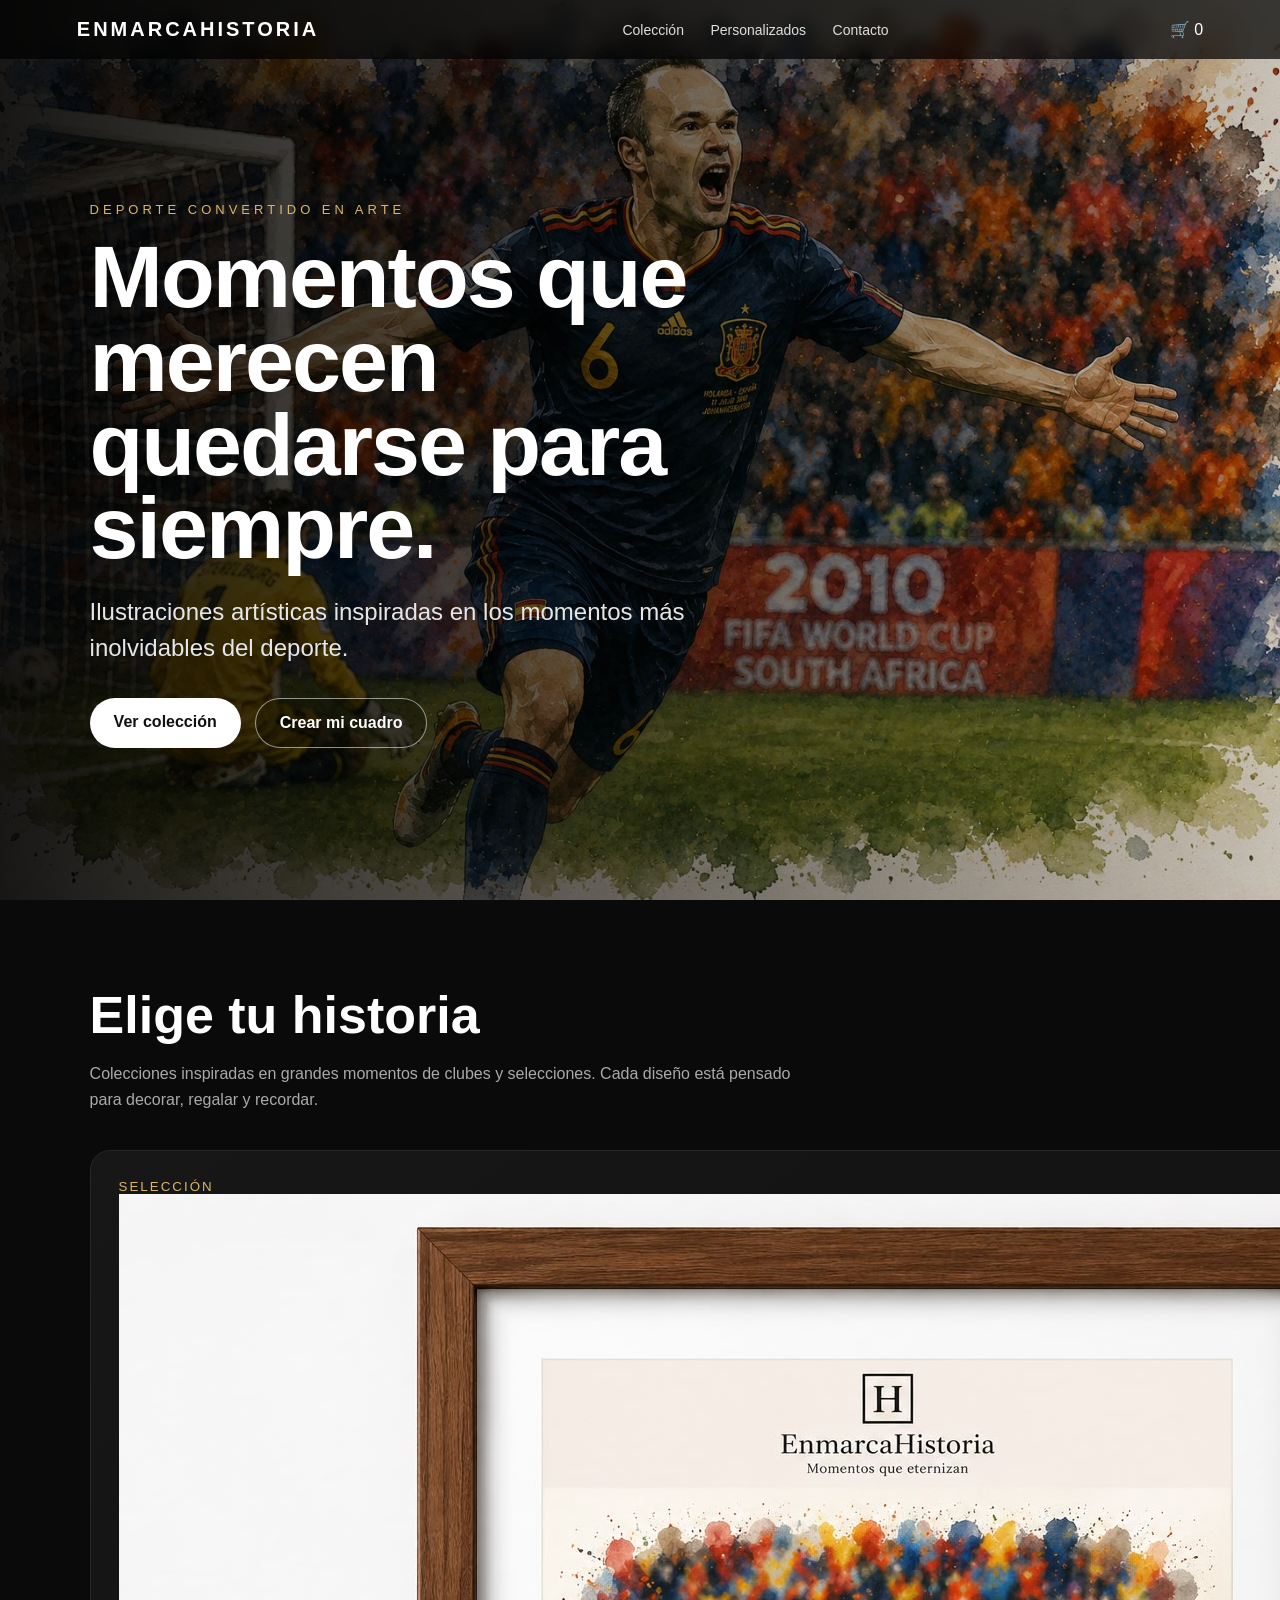
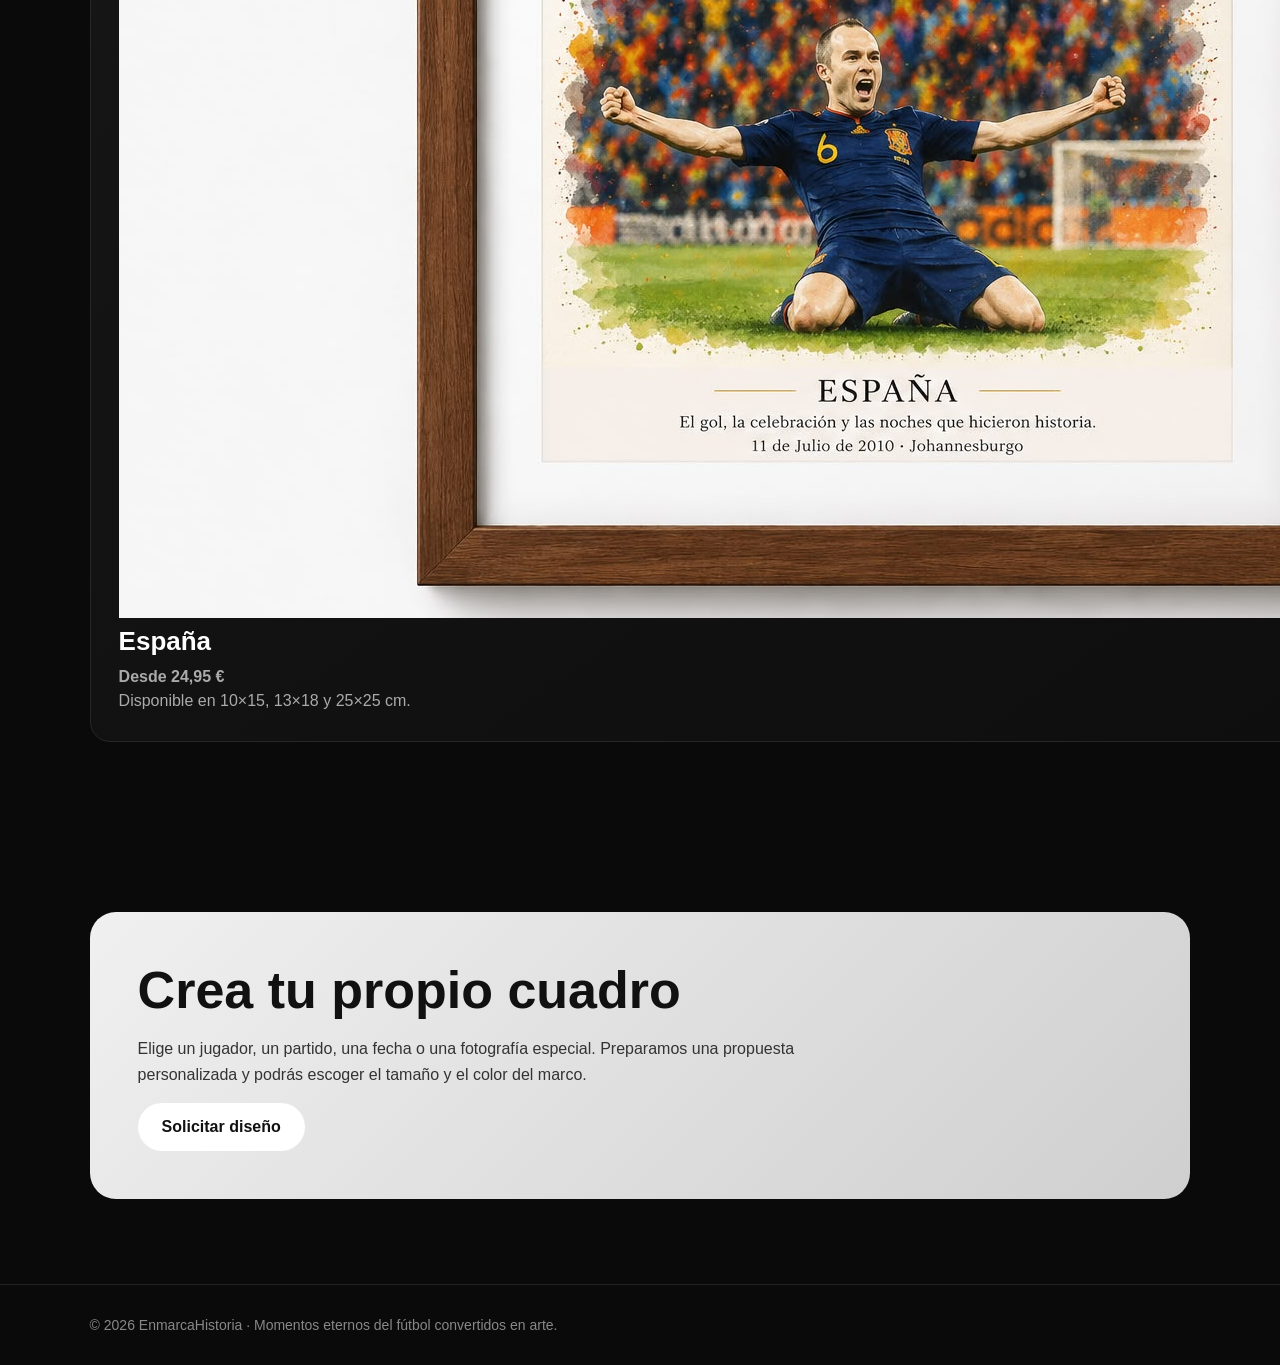
<file: index.html>
<!doctype html>
<html lang="es">
<head>
  <meta charset="utf-8">
  <meta name="viewport" content="width=device-width, initial-scale=1">
  <title>EnmarcaHistoria | Momentos eternos del fútbol</title>
  <meta name="description" content="Momentos históricos del fútbol convertidos en ilustraciones y cuadros personalizados.">
  <link rel="icon" type="image/png" href="Favicon.png">
  <style>
    *{box-sizing:border-box}
    html{scroll-behavior:smooth}
    body{margin:0;font-family:Arial,Helvetica,sans-serif;background:#0a0a0a;color:#fff}
    a{text-decoration:none;color:inherit}
    header{
      position:fixed;top:0;left:0;right:0;z-index:20;
      display:flex;justify-content:space-between;align-items:center;
      padding:18px 6%;background:rgba(0,0,0,.72);backdrop-filter:blur(8px)
    }
    .brand{font-weight:900;letter-spacing:3px;font-size:20px}
    nav a{margin-left:22px;font-size:14px;color:#ddd}
    .hero{
      min-height:100vh;display:flex;align-items:center;
      padding:120px 7% 70px;
      background:
        linear-gradient(90deg,rgba(0,0,0,.90) 0%,rgba(0,0,0,.58) 48%,rgba(0,0,0,.18) 100%),
        url("portada.jpeg") center/cover no-repeat;
    }
    .hero-content{max-width:680px}
    .eyebrow{font-size:13px;letter-spacing:4px;text-transform:uppercase;color:#d8b66a;margin-bottom:18px}
    h1{font-size:clamp(44px,8vw,88px);line-height:.95;margin:0 0 22px;letter-spacing:-2px}
    .hero p{font-size:clamp(18px,2vw,24px);line-height:1.5;color:#e6e6e6;max-width:620px}
    .buttons{display:flex;gap:14px;flex-wrap:wrap;margin-top:32px}
    .btn{display:inline-block;padding:15px 24px;border-radius:999px;font-weight:700}
    .btn-primary{background:#fff;color:#111}
    .btn-secondary{border:1px solid rgba(255,255,255,.55);background:rgba(0,0,0,.25)}
    section{padding:85px 7%}
    .section-title{font-size:clamp(30px,5vw,52px);margin:0 0 14px}
    .section-subtitle{color:#aaa;max-width:720px;line-height:1.6;margin-bottom:38px}
    .grid{display:grid;grid-template-columns:repeat(3,1fr);gap:18px}
    .card{
      min-height:260px;border:1px solid #272727;border-radius:20px;padding:28px;
      background:linear-gradient(145deg,#171717,#0d0d0d);
      display:flex;flex-direction:column;justify-content:flex-end
    }
    .card small{color:#d8b66a;text-transform:uppercase;letter-spacing:2px}
    .card h3{font-size:26px;margin:8px 0}
    .card p{color:#aaa;line-height:1.5;margin:0}
    .custom{
      border-radius:26px;padding:48px;
      background:linear-gradient(135deg,#f0f0f0,#cfcfcf);color:#111
    }
    .custom p{color:#333;max-width:700px;line-height:1.6}
    footer{padding:32px 7%;border-top:1px solid #222;color:#888;font-size:14px}
    @media(max-width:850px){
      nav{display:none}
      .hero{background-position:62% center;padding-left:6%;padding-right:6%}
      .grid{grid-template-columns:1fr}
      .custom{padding:30px}
    }
  </style>
</head>
<body>

<header>
  <a class="brand" href="#">ENMARCAHISTORIA</a>
  <nav>
    <a href="#coleccion">Colección</a>
    <a href="#personalizado">Personalizados</a>
    <a href="#contacto">Contacto</a>
  </nav>
  <a href="carrito.html" class="carrito">
    🛒 <span id="contadorCarrito">0</span>
</a>
</header>

<main>
  <section class="hero">
    <div class="hero-content">
      <div class="eyebrow">Deporte convertido en arte</div>
      <h1>Momentos que merecen quedarse para siempre.</h1>
      <p>Ilustraciones artísticas inspiradas en los momentos más inolvidables del deporte.</p>
      <div class="buttons">
        <a class="btn btn-primary" href="#coleccion">Ver colección</a>
        <a class="btn btn-secondary" href="#personalizado">Crear mi cuadro</a>
      </div>
    </div>
  </section>

  <section id="coleccion">
    <h2 class="section-title">Elige tu historia</h2>
    <p class="section-subtitle">Colecciones inspiradas en grandes momentos de clubes y selecciones. Cada diseño está pensado para decorar, regalar y recordar.</p>
    <div class="grid">
      <a href="espana.html" class="card">
        <small>Selección</small>
   <img src="producto.espana.png" alt="Producto España">
          <h3>España</h3>
        <p><strong>Desde 24,95 €</strong></p>
<p>Disponible en 10×15, 13×18 y 25×25 cm.</p>
      </a>

      <article class="card">
        <small>Ediciones especiales</small>
        <h3>Finales y títulos</h3>
        <p>Partidos que cambiaron una temporada y quedaron en la memoria.</p>
      </article>
    </div>
  </section>

  <section id="personalizado">
    <div class="custom">
      <h2 class="section-title">Crea tu propio cuadro</h2>
      <p>Elige un jugador, un partido, una fecha o una fotografía especial. Preparamos una propuesta personalizada y podrás escoger el tamaño y el color del marco.</p>
      <a class="btn btn-primary" href="mailto:contacto@enmarcahistoria.com">Solicitar diseño</a>
    </div>
  </section>
</main>

<footer id="contacto">
  © 2026 EnmarcaHistoria · Momentos eternos del fútbol convertidos en arte.
</footer>

</body>
</html>
</file>
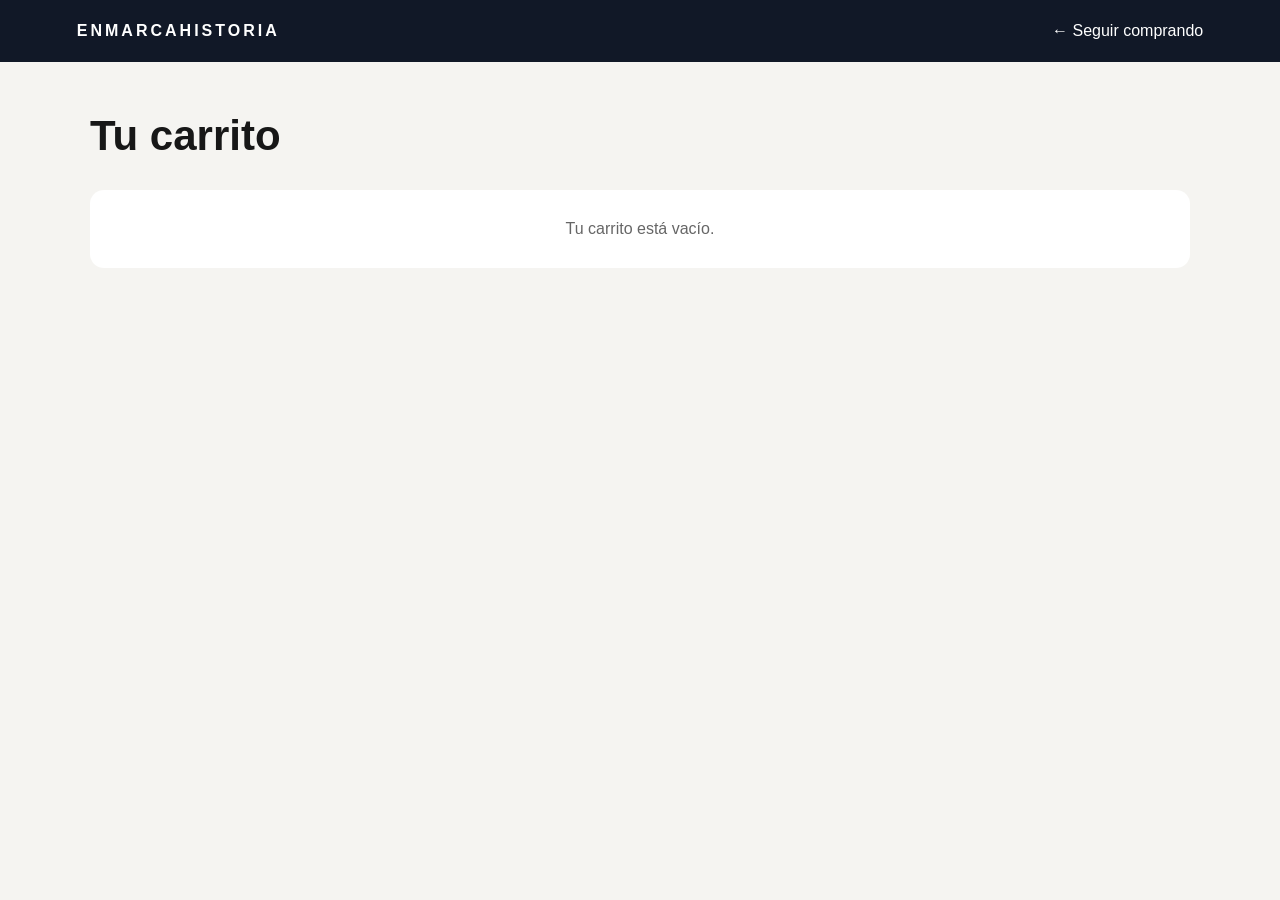
<file: carrito.html>
<!DOCTYPE html>
<html lang="es">
<head>
    <meta charset="UTF-8">
    <meta name="viewport" content="width=device-width, initial-scale=1.0">
    <title>Carrito | EnMarcaHistoria</title>

    <style>
        * {
            box-sizing: border-box;
        }

        body {
            margin: 0;
            font-family: Arial, Helvetica, sans-serif;
            background: #f5f4f1;
            color: #171717;
        }

        header {
            display: flex;
            justify-content: space-between;
            align-items: center;
            padding: 22px 6%;
            background: #111827;
            color: white;
        }

        header a {
            color: white;
            text-decoration: none;
        }

        .marca {
            font-weight: 900;
            letter-spacing: 3px;
        }

        .contenedor {
            width: min(1100px, 92%);
            margin: 50px auto;
        }

        h1 {
            margin-bottom: 30px;
            font-size: 42px;
        }

        .producto-carrito {
            display: grid;
            grid-template-columns: 110px 1fr auto;
            gap: 20px;
            align-items: center;
            padding: 20px;
            margin-bottom: 18px;
            background: white;
            border-radius: 14px;
            box-shadow: 0 8px 25px rgba(0,0,0,.07);
        }

        .producto-carrito img {
            width: 110px;
            height: 110px;
            object-fit: cover;
            border-radius: 10px;
        }

        .producto-carrito h2 {
            margin: 0 0 10px;
        }

        .producto-carrito p {
            margin: 6px 0;
            color: #555;
        }

        .precio-producto {
            font-size: 20px;
            font-weight: 900;
        }

        .eliminar {
            margin-top: 12px;
            padding: 9px 14px;
            border: none;
            border-radius: 8px;
            background: #c62828;
            color: white;
            font-weight: 700;
            cursor: pointer;
        }

        .resumen {
            margin-top: 30px;
            padding: 25px;
            background: white;
            border-radius: 14px;
        }

        .total {
            display: flex;
            justify-content: space-between;
            font-size: 24px;
            font-weight: 900;
        }

        .vaciar {
            margin-top: 18px;
            padding: 12px 18px;
            border: 2px solid #111827;
            border-radius: 9px;
            background: white;
            font-weight: 800;
            cursor: pointer;
        }

        .pagar {
            display: block;
            width: 100%;
            margin-top: 18px;
            padding: 17px;
            border: none;
            border-radius: 10px;
            background: #111827;
            color: white;
            font-size: 17px;
            font-weight: 900;
            cursor: pointer;
        }

        .carrito-vacio {
            padding: 30px;
            background: white;
            border-radius: 14px;
            text-align: center;
            color: #666;
        }

        @media (max-width: 700px) {
            .producto-carrito {
                grid-template-columns: 85px 1fr;
            }

            .producto-carrito img {
                width: 85px;
                height: 85px;
            }

            .precio-producto {
                grid-column: 1 / -1;
            }
        }
    </style>
</head>

<body>

<header>
    <a href="index.html" class="marca">ENMARCAHISTORIA</a>
    <a href="index.html">← Seguir comprando</a>
</header>

<main class="contenedor">
    <h1>Tu carrito</h1>

    <div id="listaCarrito"></div>

    <section class="resumen" id="resumen">
        <div class="total">
            <span>Total</span>
            <span id="totalCarrito">0,00 €</span>
        </div>

        <button class="vaciar" id="vaciarCarrito">Vaciar carrito</button>
        <button class="pagar" id="botonPagar">Finalizar compra</button>
    </section>
</main>

<script>
    const listaCarrito = document.getElementById("listaCarrito");
    const totalCarrito = document.getElementById("totalCarrito");
    const vaciarCarrito = document.getElementById("vaciarCarrito");
    const botonPagar = document.getElementById("botonPagar");
    const resumen = document.getElementById("resumen");

    let carrito = JSON.parse(localStorage.getItem("carrito")) || [];

    function obtenerNumeroPrecio(precioTexto) {
        return Number(
            String(precioTexto)
                .replace("€", "")
                .replace(/\s/g, "")
                .replace(",", ".")
        );
    }

    function mostrarCarrito() {
        listaCarrito.innerHTML = "";

        if (carrito.length === 0) {
            listaCarrito.innerHTML = `
                <div class="carrito-vacio">
                    Tu carrito está vacío.
                </div>
            `;

            resumen.style.display = "none";
            return;
        }

        resumen.style.display = "block";

        let total = 0;

        carrito.forEach((producto, indice) => {
            const precioUnidad = obtenerNumeroPrecio(producto.precio);
            const cantidad = Number(producto.cantidad);
            const subtotal = precioUnidad * cantidad;

            total += subtotal;

            const elemento = document.createElement("article");
            elemento.className = "producto-carrito";

            elemento.innerHTML = `
                <img src="marco nogal gol iniesta.jpeg" alt="${producto.producto}">

                <div>
                    <h2>${producto.producto}</h2>
                    <p><strong>Tamaño:</strong> ${producto.tamano}</p>
                    <p><strong>Marco:</strong> ${producto.marco}</p>
                    <p><strong>Cantidad:</strong> ${cantidad}</p>

                    <button class="eliminar" onclick="eliminarProducto(${indice})">
                        Eliminar
                    </button>
                </div>

                <div class="precio-producto">
                    ${subtotal.toLocaleString("es-ES", {
                        style: "currency",
                        currency: "EUR"
                    })}
                </div>
            `;

            listaCarrito.appendChild(elemento);
        });

        totalCarrito.textContent = total.toLocaleString("es-ES", {
            style: "currency",
            currency: "EUR"
        });
    }

    function eliminarProducto(indice) {
        carrito.splice(indice, 1);
        localStorage.setItem("carrito", JSON.stringify(carrito));
        mostrarCarrito();
    }

    vaciarCarrito.addEventListener("click", () => {
        carrito = [];
        localStorage.removeItem("carrito");
        mostrarCarrito();
    });

    botonPagar.addEventListener("click", () => {
    window.location.href = "checkout.html";
});

    mostrarCarrito();
</script>

</body>
</html>
</file>
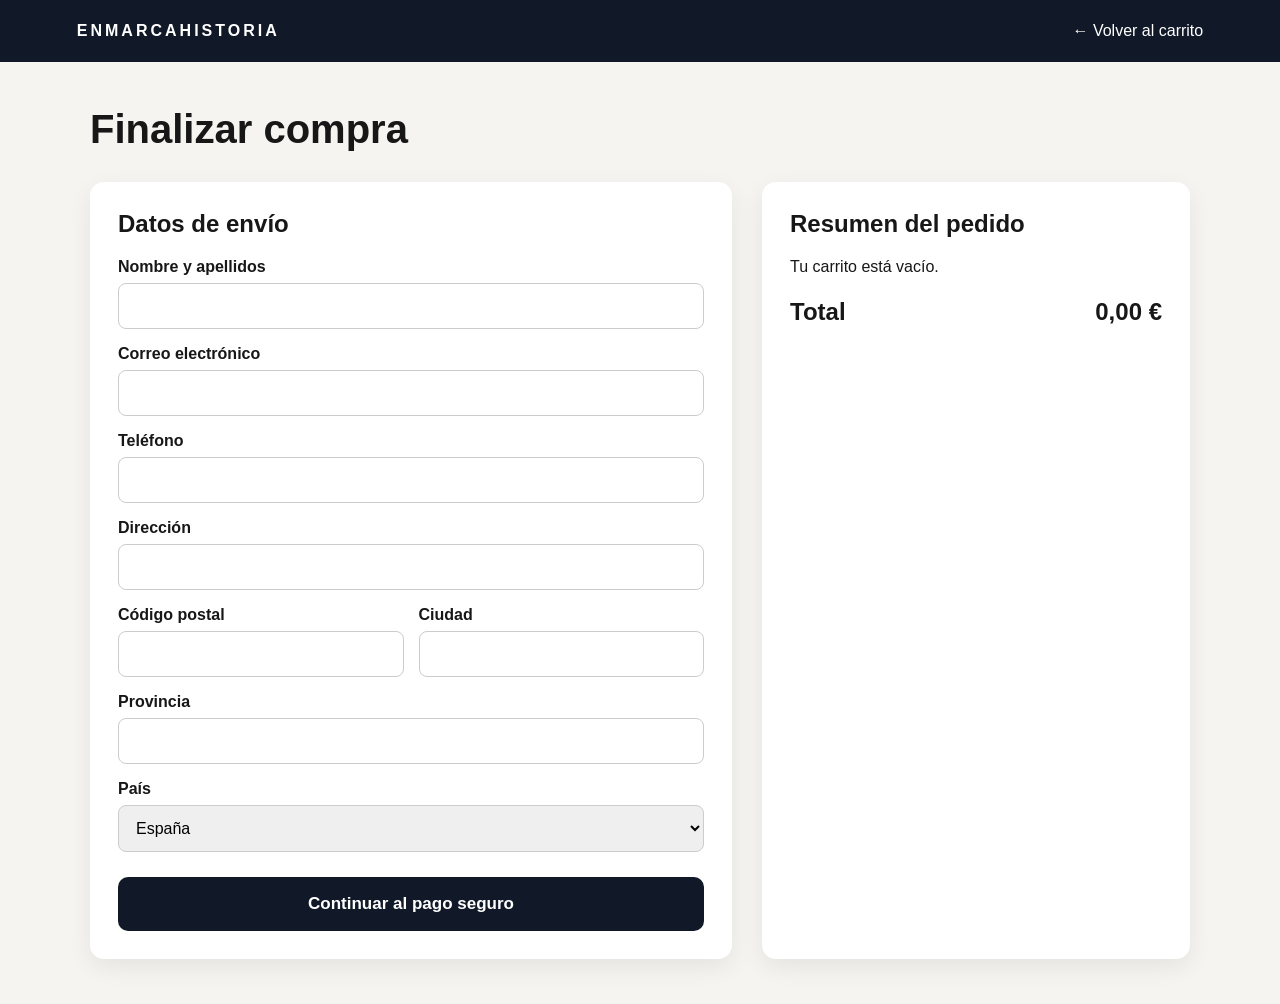
<file: checkout.html>
<!DOCTYPE html>
<html lang="es">
<head>
    <meta charset="UTF-8">
    <meta name="viewport" content="width=device-width, initial-scale=1.0">
    <title>Finalizar compra | EnMarcaHistoria</title>

    <style>
        * {
            box-sizing: border-box;
        }

        body {
            margin: 0;
            font-family: Arial, Helvetica, sans-serif;
            background: #f5f4f1;
            color: #171717;
        }

        header {
            display: flex;
            justify-content: space-between;
            align-items: center;
            padding: 22px 6%;
            background: #111827;
        }

        header a {
            color: white;
            text-decoration: none;
        }

        .marca {
            font-weight: 900;
            letter-spacing: 3px;
        }

        .contenedor {
            width: min(1100px, 92%);
            margin: 45px auto;
        }

        h1 {
            font-size: 40px;
            margin-bottom: 30px;
        }

        .checkout-grid {
            display: grid;
            grid-template-columns: 1.2fr .8fr;
            gap: 30px;
        }

        .bloque {
            background: white;
            padding: 28px;
            border-radius: 14px;
            box-shadow: 0 8px 25px rgba(0,0,0,.07);
        }

        h2 {
            margin-top: 0;
        }

        label {
            display: block;
            margin-top: 16px;
            margin-bottom: 7px;
            font-weight: 700;
        }

        input,
        select {
            width: 100%;
            padding: 13px;
            border: 1px solid #ccc;
            border-radius: 8px;
            font-size: 16px;
        }

        .fila {
            display: grid;
            grid-template-columns: 1fr 1fr;
            gap: 15px;
        }

        .producto-resumen {
            padding: 14px 0;
            border-bottom: 1px solid #ddd;
        }

        .producto-resumen p {
            margin: 5px 0;
            color: #555;
        }

        .total {
            display: flex;
            justify-content: space-between;
            margin-top: 22px;
            font-size: 24px;
            font-weight: 900;
        }

        .pagar {
            width: 100%;
            margin-top: 25px;
            padding: 17px;
            border: none;
            border-radius: 10px;
            background: #111827;
            color: white;
            font-size: 17px;
            font-weight: 900;
            cursor: pointer;
        }

        .aviso {
            display: none;
            margin-top: 16px;
            padding: 13px;
            border-radius: 8px;
            background: #e8f5e9;
            color: #1b5e20;
        }

        @media (max-width: 800px) {
            .checkout-grid {
                grid-template-columns: 1fr;
            }

            .fila {
                grid-template-columns: 1fr;
            }
        }
    </style>
</head>

<body>

<header>
    <a href="index.html" class="marca">ENMARCAHISTORIA</a>
    <a href="carrito.html">← Volver al carrito</a>
</header>

<main class="contenedor">
    <h1>Finalizar compra</h1>

    <div class="checkout-grid">

        <section class="bloque">
            <h2>Datos de envío</h2>

            <form id="formularioPedido">

                <label for="nombre">Nombre y apellidos</label>
                <input type="text" id="nombre" required>

                <label for="email">Correo electrónico</label>
                <input type="email" id="email" required>

                <label for="telefono">Teléfono</label>
                <input type="tel" id="telefono" required>

                <label for="direccion">Dirección</label>
                <input type="text" id="direccion" required>

                <div class="fila">
                    <div>
                        <label for="codigoPostal">Código postal</label>
                        <input type="text" id="codigoPostal" required>
                    </div>

                    <div>
                        <label for="ciudad">Ciudad</label>
                        <input type="text" id="ciudad" required>
                    </div>
                </div>

                <label for="provincia">Provincia</label>
                <input type="text" id="provincia" required>

                <label for="pais">País</label>
                <select id="pais" required>
                    <option value="España">España</option>
                    <option value="Portugal">Portugal</option>
                    <option value="Francia">Francia</option>
                    <option value="Italia">Italia</option>
                    <option value="Alemania">Alemania</option>
                </select>

                <button type="submit" class="pagar">
                    Continuar al pago seguro
                </button>

                <div class="aviso" id="aviso">
                    Datos guardados correctamente. En el siguiente paso conectaremos Stripe.
                </div>
            </form>
        </section>

        <aside class="bloque">
            <h2>Resumen del pedido</h2>

            <div id="resumenPedido"></div>

            <div class="total">
                <span>Total</span>
                <span id="totalPedido">0,00 €</span>
            </div>
        </aside>

    </div>
</main>

<script>
    const resumenPedido = document.getElementById("resumenPedido");
    const totalPedido = document.getElementById("totalPedido");
    const formularioPedido = document.getElementById("formularioPedido");
    const aviso = document.getElementById("aviso");

    const carrito = JSON.parse(localStorage.getItem("carrito")) || [];

    function obtenerNumeroPrecio(precioTexto) {
        return Number(
            String(precioTexto)
                .replace("€", "")
                .replace(/\s/g, "")
                .replace(",", ".")
        );
    }

    function mostrarResumen() {
        resumenPedido.innerHTML = "";

        if (carrito.length === 0) {
            resumenPedido.innerHTML = "<p>Tu carrito está vacío.</p>";
            totalPedido.textContent = "0,00 €";
            return;
        }

        let total = 0;

        carrito.forEach(producto => {
            const precioUnidad = obtenerNumeroPrecio(producto.precio);
            const cantidad = Number(producto.cantidad);
            const subtotal = precioUnidad * cantidad;

            total += subtotal;

            const elemento = document.createElement("div");
            elemento.className = "producto-resumen";

            elemento.innerHTML = `
                <strong>${producto.producto}</strong>
                <p>Tamaño: ${producto.tamano}</p>
                <p>Marco: ${producto.marco}</p>
                <p>Cantidad: ${cantidad}</p>
                <p><strong>${subtotal.toLocaleString("es-ES", {
                    style: "currency",
                    currency: "EUR"
                })}</strong></p>
            `;

            resumenPedido.appendChild(elemento);
        });

        totalPedido.textContent = total.toLocaleString("es-ES", {
            style: "currency",
            currency: "EUR"
        });
    }

      formularioPedido.addEventListener("submit", async function (evento) { 
    evento.preventDefault();
const respuesta = await fetch("/api/create-checkout-session");
const sesion = await respuesta.json();
window.location.href = "https://checkout.stripe.com/c/pay/" + sesion.id;


        const datosCliente = {
            nombre: document.getElementById("nombre").value,
            email: document.getElementById("email").value,
            telefono: document.getElementById("telefono").value,
            direccion: document.getElementById("direccion").value,
            codigoPostal: document.getElementById("codigoPostal").value,
            ciudad: document.getElementById("ciudad").value,
            provincia: document.getElementById("provincia").value,
            pais: document.getElementById("pais").value
        };

        localStorage.setItem(
            "datosCliente",
            JSON.stringify(datosCliente)
        );

        aviso.style.display = "block";
    });

    mostrarResumen();
</script>

</body>
</html>
</file>
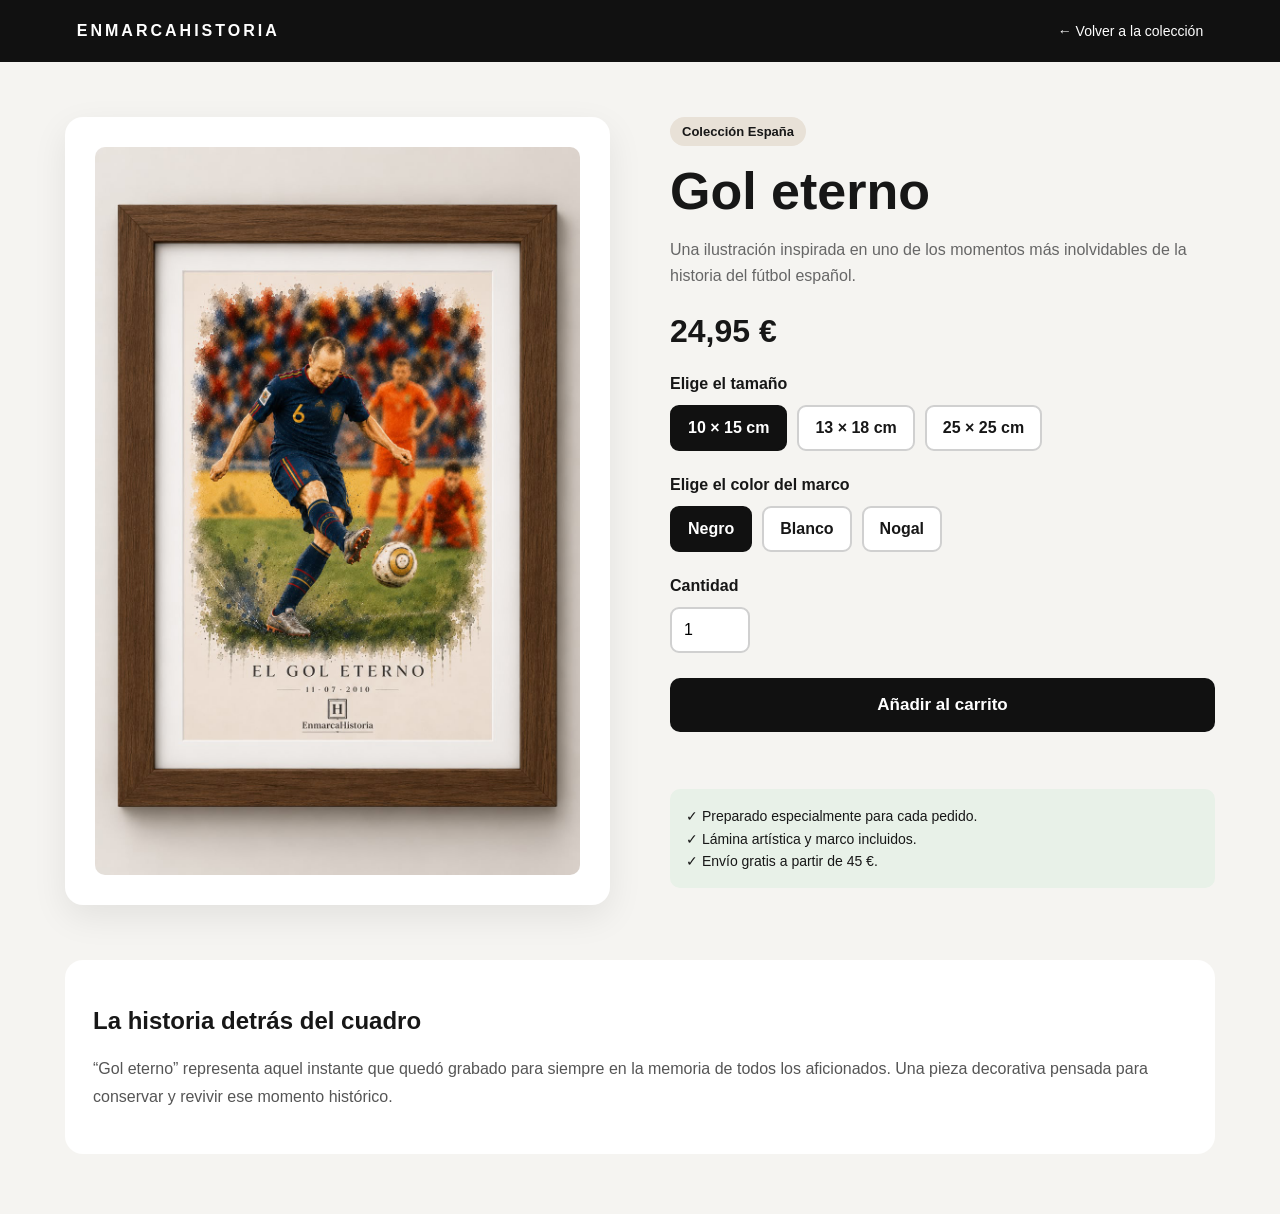
<file: espana.html>
<!DOCTYPE html>
<html lang="es">
<head>
    <meta charset="UTF-8">
    <meta name="viewport" content="width=device-width, initial-scale=1.0">

    <title>Gol eterno | EnMarcaHistoria</title>

    <style>
        * {
            box-sizing: border-box;
        }

        body {
            margin: 0;
            font-family: Arial, Helvetica, sans-serif;
            background: #f5f4f1;
            color: #171717;
        }

        .cabecera {
            display: flex;
            justify-content: space-between;
            align-items: center;
            padding: 22px 6%;
            background: #111;
            color: white;
        }

        .logo {
            color: white;
            text-decoration: none;
            font-weight: 900;
            letter-spacing: 3px;
        }

        .volver {
            color: white;
            text-decoration: none;
            font-size: 14px;
        }

        .producto {
            width: min(1150px, 92%);
            margin: 55px auto;
            display: grid;
            grid-template-columns: 1fr 1fr;
            gap: 60px;
            align-items: start;
        }

        .zona-imagen {
            background: white;
            padding: 30px;
            border-radius: 18px;
            box-shadow: 0 12px 35px rgba(0, 0, 0, 0.08);
            text-align: center;
        }

        .imagen-producto {
            width: 100%;
            max-width: 500px;
            height: auto;
            display: block;
            margin: auto;
            border-radius: 10px;
        }

        .coleccion {
            display: inline-block;
            padding: 7px 12px;
            margin-bottom: 15px;
            background: #e8e1d7;
            border-radius: 20px;
            font-size: 13px;
            font-weight: bold;
        }

        h1 {
            margin: 0 0 12px;
            font-size: 52px;
        }

        .descripcion {
            color: #666;
            line-height: 1.6;
        }

        .precio {
            margin: 25px 0;
            font-size: 32px;
            font-weight: 900;
        }

        .grupo {
            margin-bottom: 25px;
        }

        .titulo-opcion {
            display: block;
            margin-bottom: 12px;
            font-weight: 800;
        }

        .opciones {
            display: flex;
            flex-wrap: wrap;
            gap: 10px;
        }

        .opcion input {
            display: none;
        }

        .opcion label {
            display: block;
            padding: 12px 16px;
            border: 2px solid #d0d0d0;
            border-radius: 9px;
            background: white;
            cursor: pointer;
            font-weight: bold;
        }

        .opcion input:checked + label {
            border-color: #111;
            background: #111;
            color: white;
        }

        .cantidad {
            width: 80px;
            padding: 12px;
            border: 2px solid #d0d0d0;
            border-radius: 9px;
            font-size: 16px;
        }

        .boton-carrito {
            width: 100%;
            padding: 17px;
            border: none;
            border-radius: 10px;
            background: #111;
            color: white;
            font-size: 17px;
            font-weight: 900;
            cursor: pointer;
        }

        .boton-carrito:hover {
            background: #333;
        }

        .mensaje {
            min-height: 25px;
            margin-top: 14px;
            color: #24733e;
            font-weight: bold;
        }

        .envio {
            margin-top: 18px;
            padding: 16px;
            background: #e8f1e8;
            border-radius: 10px;
            font-size: 14px;
            line-height: 1.6;
        }

        .detalles {
            width: min(1150px, 92%);
            margin: 0 auto 60px;
            padding: 28px;
            background: white;
            border-radius: 18px;
        }

        .detalles p {
            color: #555;
            line-height: 1.7;
        }

        @media (max-width: 800px) {
            .producto {
                grid-template-columns: 1fr;
                gap: 35px;
                margin-top: 30px;
            }

            h1 {
                font-size: 40px;
            }

            .cabecera {
                padding: 18px 4%;
            }

            .logo {
                font-size: 14px;
            }
        }
    </style>
</head>

<body>

<header class="cabecera">
    <a class="logo" href="index.html">ENMARCAHISTORIA</a>
    <a class="volver" href="index.html">← Volver a la colección</a>
</header>

<main class="producto">

    <section class="zona-imagen">
        <img
            src="marco nogal gol iniesta.jpeg"
            alt="Cuadro Gol eterno"
            class="imagen-producto"
        >
    </section>

    <section class="informacion">

        <span class="coleccion">Colección España</span>

        <h1>Gol eterno</h1>

        <p class="descripcion">
            Una ilustración inspirada en uno de los momentos más inolvidables
            de la historia del fútbol español.
        </p>

        <p class="precio" id="precio">24,95 €</p>

        <div class="grupo">
            <span class="titulo-opcion">Elige el tamaño</span>

            <div class="opciones">
                <div class="opcion">
                    <input type="radio" name="tamano" id="t10" value="10x15 cm" data-precio="24.95" checked>
                    <label for="t10">10 × 15 cm</label>
                </div>

                <div class="opcion">
                    <input type="radio" name="tamano" id="t13" value="13x18 cm" data-precio="29.95">
                    <label for="t13">13 × 18 cm</label>
                </div>

                <div class="opcion">
                    <input type="radio" name="tamano" id="t25" value="25x25 cm" data-precio="39.95">
                    <label for="t25">25 × 25 cm</label>
                </div>
            </div>
        </div>

        <div class="grupo">
            <span class="titulo-opcion">Elige el color del marco</span>

            <div class="opciones">
                <div class="opcion">
                    <input type="radio" name="marco" id="negro" value="Negro" checked>
                    <label for="negro">Negro</label>
                </div>

                <div class="opcion">
                    <input type="radio" name="marco" id="blanco" value="Blanco">
                    <label for="blanco">Blanco</label>
                </div>

                <div class="opcion">
                    <input type="radio" name="marco" id="nogal" value="Nogal">
                    <label for="nogal">Nogal</label>
                </div>
            </div>
        </div>

        <div class="grupo">
            <label class="titulo-opcion" for="cantidad">Cantidad</label>
            <input class="cantidad" type="number" id="cantidad" min="1" value="1">
        </div>

        <button class="boton-carrito" id="botonCarrito">
            Añadir al carrito
        </button>

        <p class="mensaje" id="mensaje"></p>

        <div class="envio">
            ✓ Preparado especialmente para cada pedido.<br>
            ✓ Lámina artística y marco incluidos.<br>
            ✓ Envío gratis a partir de 45 €.
        </div>

    </section>

</main>

<section class="detalles">
    <h2>La historia detrás del cuadro</h2>

    <p>
        “Gol eterno” representa aquel instante que quedó grabado para siempre
        en la memoria de todos los aficionados. Una pieza decorativa pensada
        para conservar y revivir ese momento histórico.
    </p>
</section>

<script>
    const opcionesTamano = document.querySelectorAll('input[name="tamano"]');
    const precio = document.getElementById("precio");
    const boton = document.getElementById("botonCarrito");
    const mensaje = document.getElementById("mensaje");

    opcionesTamano.forEach(opcion => {
        opcion.addEventListener("change", () => {
            const nuevoPrecio = Number(opcion.dataset.precio);

            precio.textContent = nuevoPrecio.toLocaleString("es-ES", {
                style: "currency",
                currency: "EUR"
            });
        });
    });

    boton.addEventListener("click", () => {
        const tamano = document.querySelector('input[name="tamano"]:checked').value;
        const marco = document.querySelector('input[name="marco"]:checked').value;
        const cantidad = document.getElementById("cantidad").value;

        mensaje.textContent =
            cantidad + " unidad(es) de " + tamano +
            " con marco " + marco +
            " añadida(s) al carrito.";
            const carrito = JSON.parse(localStorage.getItem("carrito")) || [];

carrito.push({
    producto: "Gol eterno",
    precio: precio.textContent,
    tamano: tamano,
    marco: marco,
    cantidad: cantidad
});

localStorage.setItem("carrito", JSON.stringify(carrito));
    });
</script>

</body>
</html>
</file>
